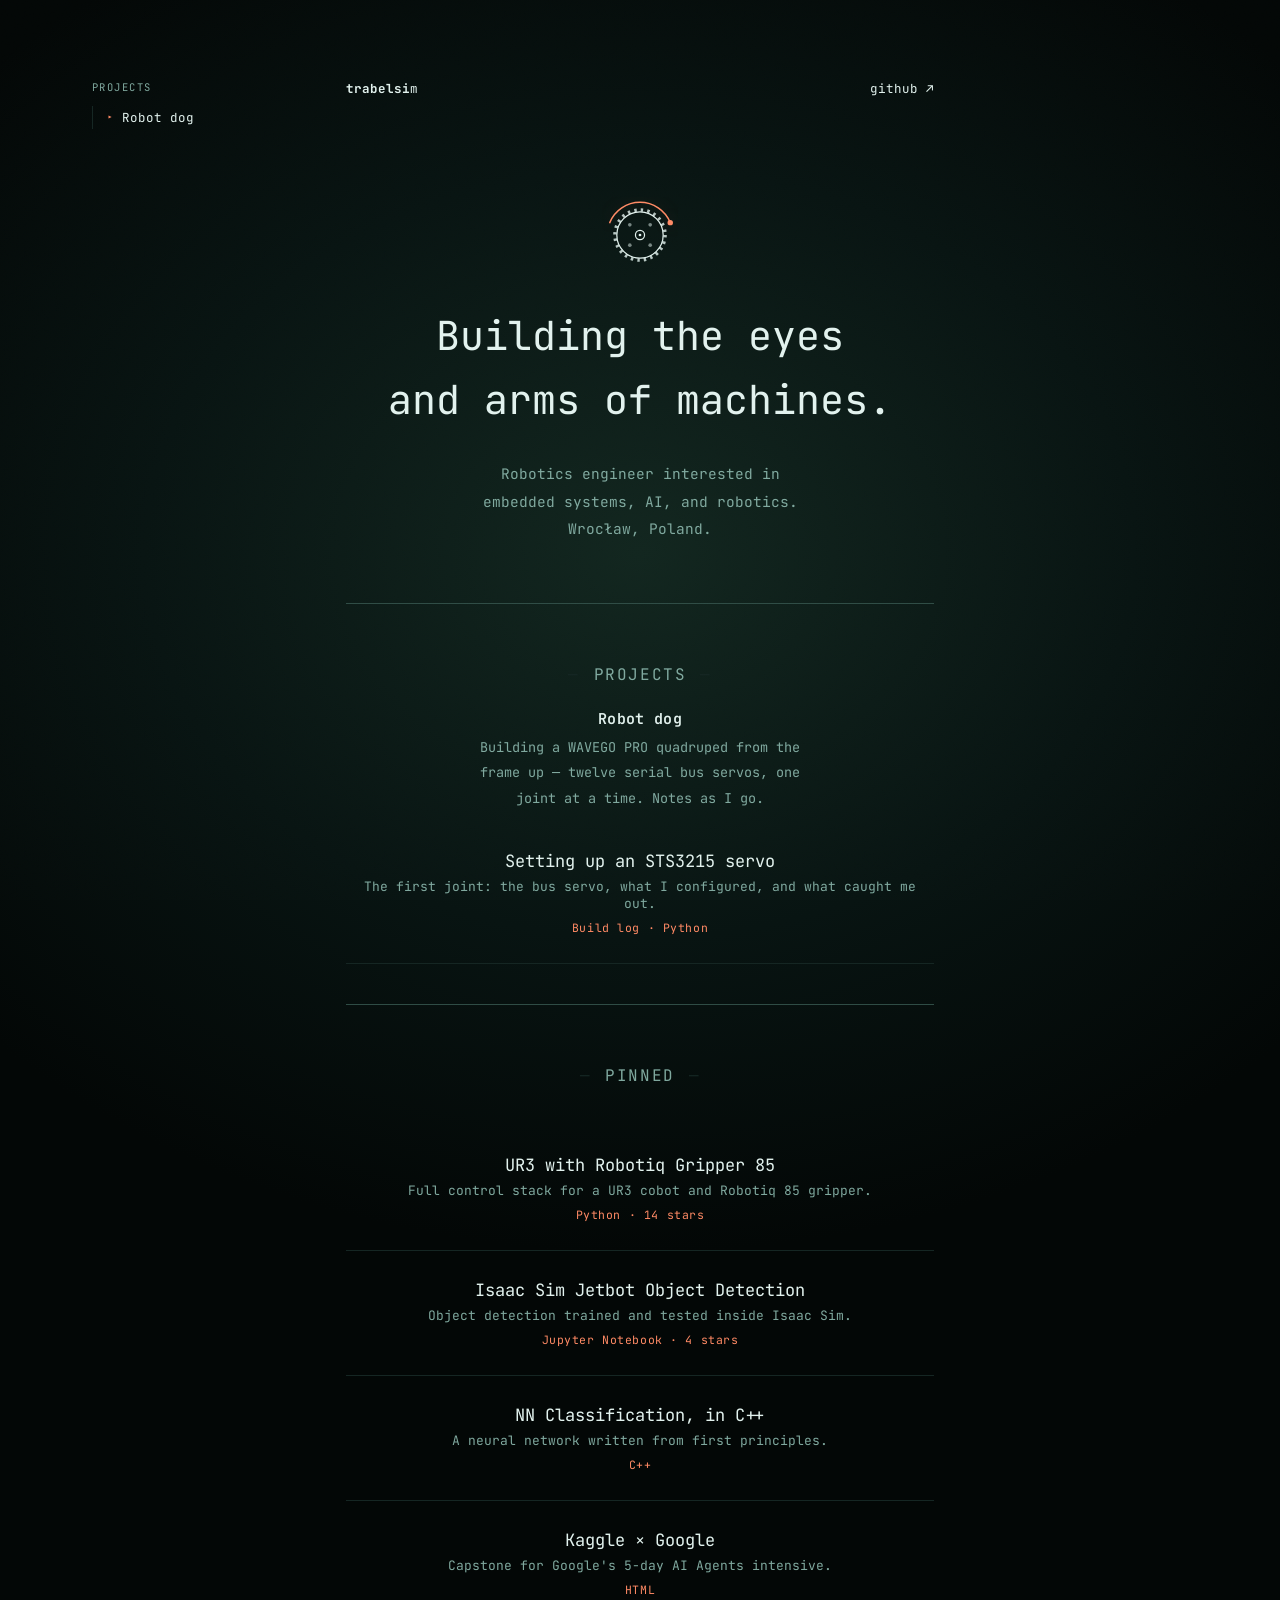
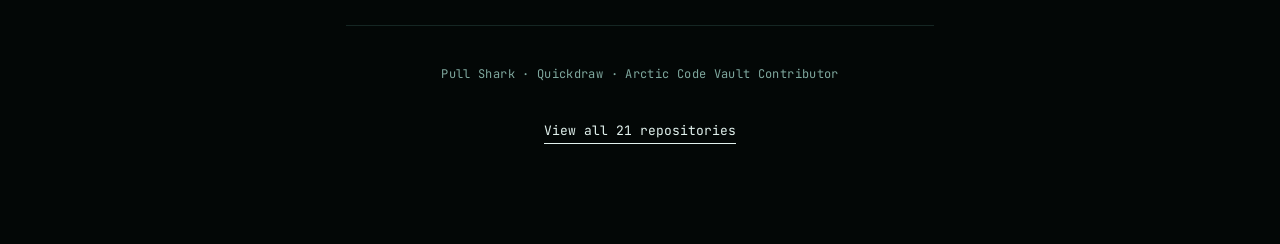
<file: index.html>
<!DOCTYPE html>
<html lang="en"><head>
<meta charset="UTF-8"><meta name="viewport" content="width=device-width, initial-scale=1.0">
<title>trabelsim</title>
<link rel="preconnect" href="https://fonts.googleapis.com">
<link href="https://fonts.googleapis.com/css2?family=JetBrains+Mono:wght@400;500;600&display=swap" rel="stylesheet">
<link rel="stylesheet" href="style.css">
</head>
<body class="page-home"><div class="wrap">
  <div class="top"><span class="word"><b>trabelsi</b><span>m</span></span><a href="https://github.com/trabelsim" target="_blank" rel="noopener">github ↗</a></div>

  <nav class="rail" aria-label="Projects">
    <div class="rail-h">Projects</div>
    <details>
      <summary>Robot dog</summary>
      <ul>
        <li><a href="sts3215.html">STS3215 servo</a></li>
      </ul>
    </details>
  </nav>

  <div class="hero">
    <svg class="mark" width="76" height="76" viewBox="0 0 100 100" fill="none"
         role="img" aria-label="A splined servo horn, with an arc marking its limited range of travel"
         style="margin-bottom:26px;">
      <!-- splined edge: a dashed ring reads as teeth at this size -->
      <circle cx="50" cy="50" r="33" stroke="var(--ink)" stroke-width="4.5"
              stroke-dasharray="3.2 5.44" opacity=".8"/>
      <!-- horn disc -->
      <circle cx="50" cy="50" r="30.5" stroke="var(--ink)" stroke-width="1.6"/>
      <!-- horn screw holes -->
      <g fill="var(--ink)" opacity=".5">
        <circle cx="63.4" cy="36.6" r="2.4"/><circle cx="63.4" cy="63.4" r="2.4"/>
        <circle cx="36.6" cy="63.4" r="2.4"/><circle cx="36.6" cy="36.6" r="2.4"/>
      </g>
      <!-- output shaft -->
      <circle cx="50" cy="50" r="6" stroke="var(--ink)" stroke-width="1.6"/>
      <circle cx="50" cy="50" r="1.8" fill="var(--ink)"/>
      <!-- travel range: 135.5°, the sweep I actually measured on the knee -->
      <path d="M10.2 33.72 A43 43 0 0 1 89.8 33.72" stroke="var(--red)"
            stroke-width="2" stroke-linecap="round"/>
      <circle class="glow" cx="89.8" cy="33.72" r="3.6" fill="var(--red)"/>
    </svg>
    <h1>Building the eyes<br>and arms of machines.</h1>
    <p class="lede">Robotics engineer interested in embedded systems, AI, and robotics. Wrocław, Poland.</p>
  </div>

  <hr class="sep">
  <h2>Projects</h2>
  <h3 class="subsec">Robot dog</h3>
  <p class="sect-intro">Building a WAVEGO PRO quadruped from the frame up — twelve serial bus servos, one joint at a time. Notes as I go.</p>
  <div class="proj"><a href="sts3215.html">Setting up an STS3215 servo</a><p>The first joint: the bus servo, what I configured, and what caught me out.</p><div class="meta">Build log · Python</div></div>

  <hr class="sep">
  <h2>Pinned</h2>
  <div class="proj"><a href="https://github.com/trabelsim/UR3_with_Robotiq_gripper_85" target="_blank" rel="noopener">UR3 with Robotiq Gripper 85</a><p>Full control stack for a UR3 cobot and Robotiq 85 gripper.</p><div class="meta">Python · 14 stars</div></div>
  <div class="proj"><a href="https://github.com/trabelsim/isaacSimJetbotObjDet" target="_blank" rel="noopener">Isaac Sim Jetbot Object Detection</a><p>Object detection trained and tested inside Isaac Sim.</p><div class="meta">Jupyter Notebook · 4 stars</div></div>
  <div class="proj"><a href="https://github.com/trabelsim/NNClassificationCpp" target="_blank" rel="noopener">NN Classification, in C++</a><p>A neural network written from first principles.</p><div class="meta">C++</div></div>
  <div class="proj"><a href="https://github.com/trabelsim/kaggle_google" target="_blank" rel="noopener">Kaggle × Google</a><p>Capstone for Google's 5-day AI Agents intensive.</p><div class="meta">HTML</div></div>

  <div class="badges">Pull Shark · Quickdraw · Arctic Code Vault Contributor</div>
  <a class="cta" href="https://github.com/trabelsim" target="_blank" rel="noopener">View all 21 repositories</a>
</div></body></html>
</file>
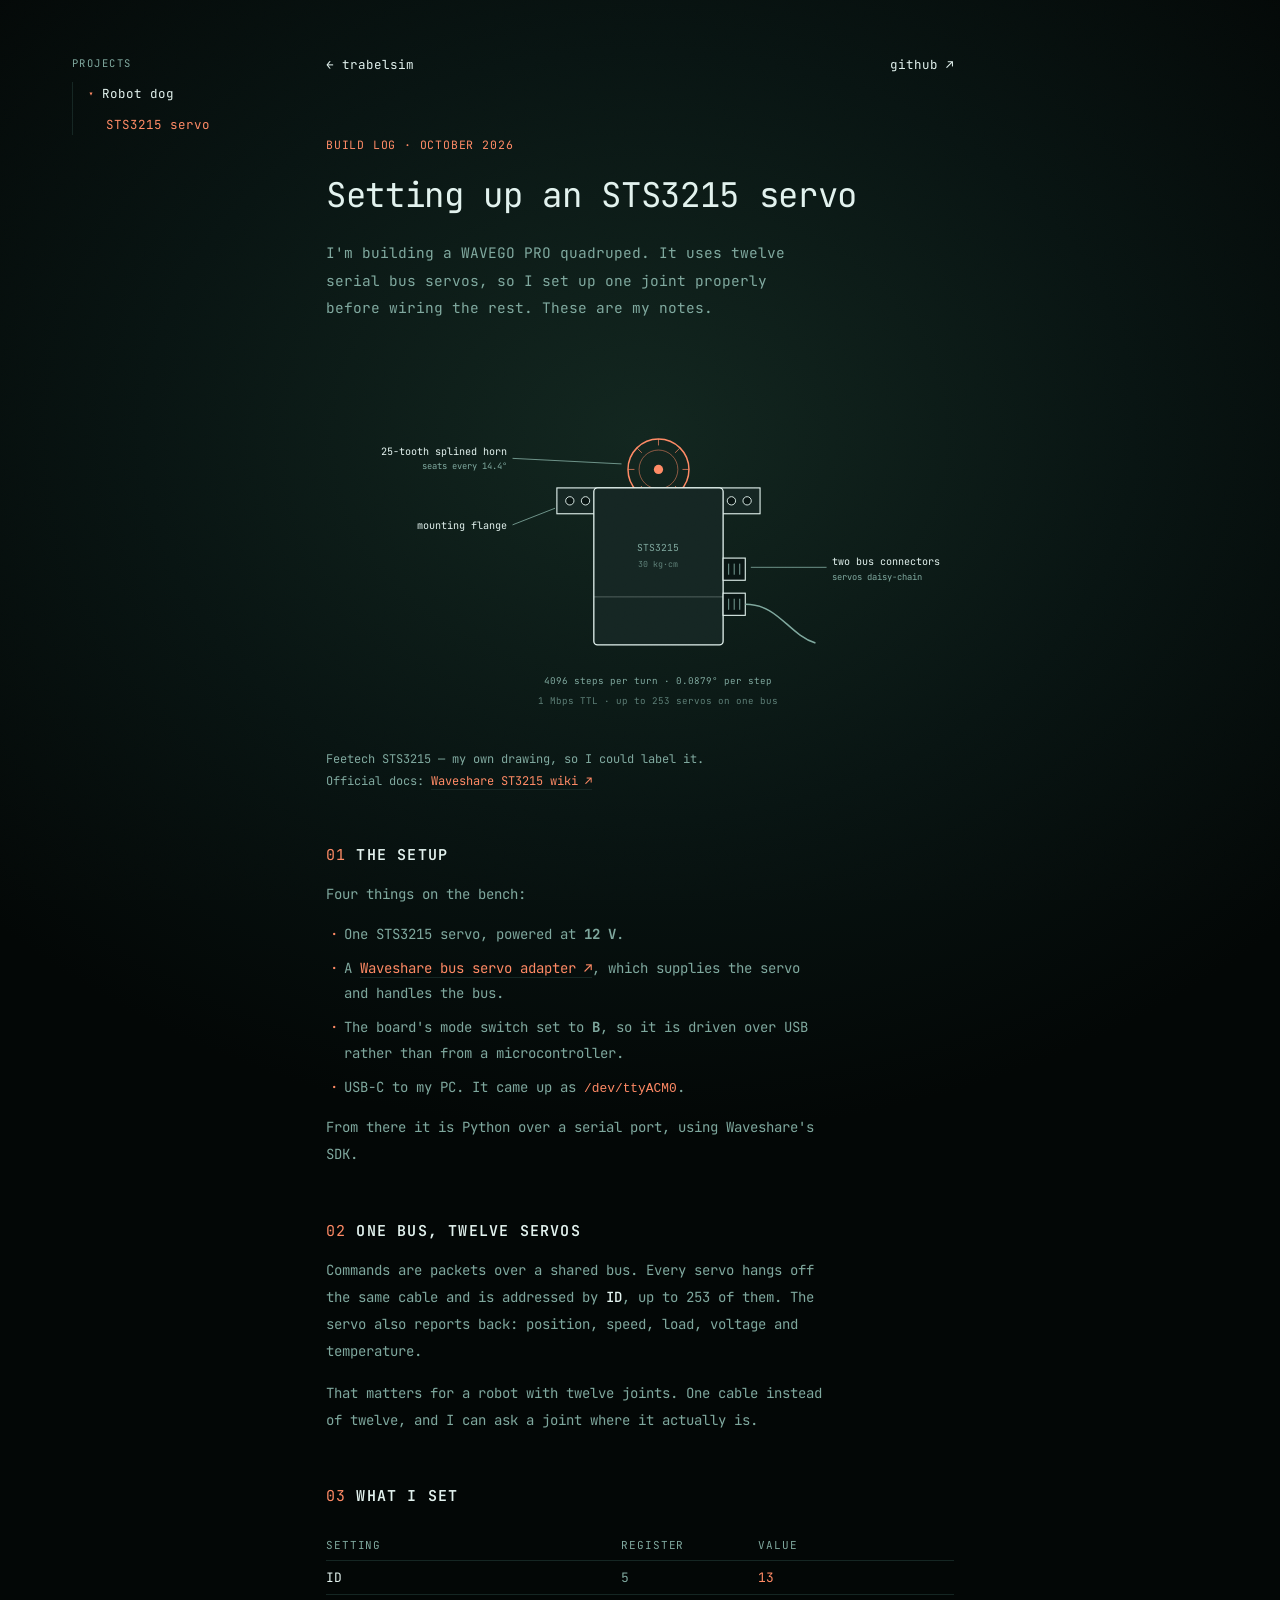
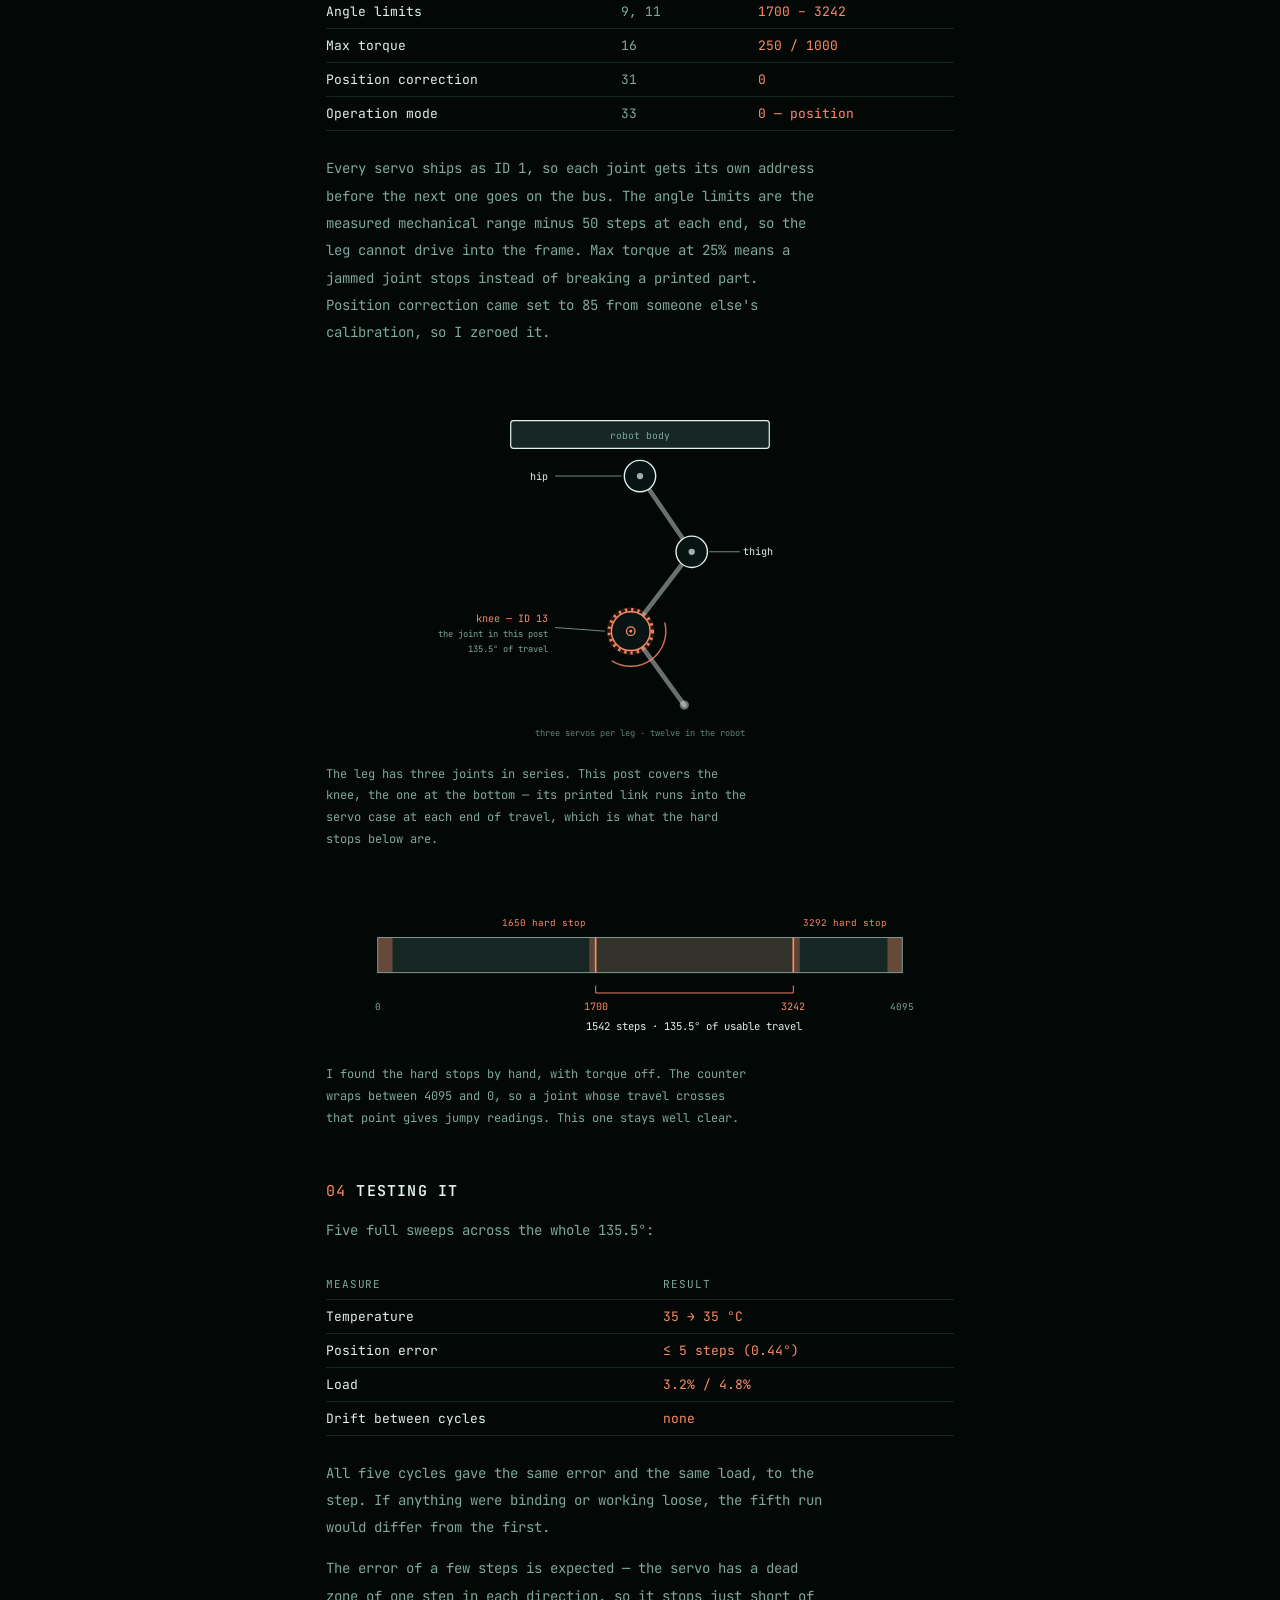
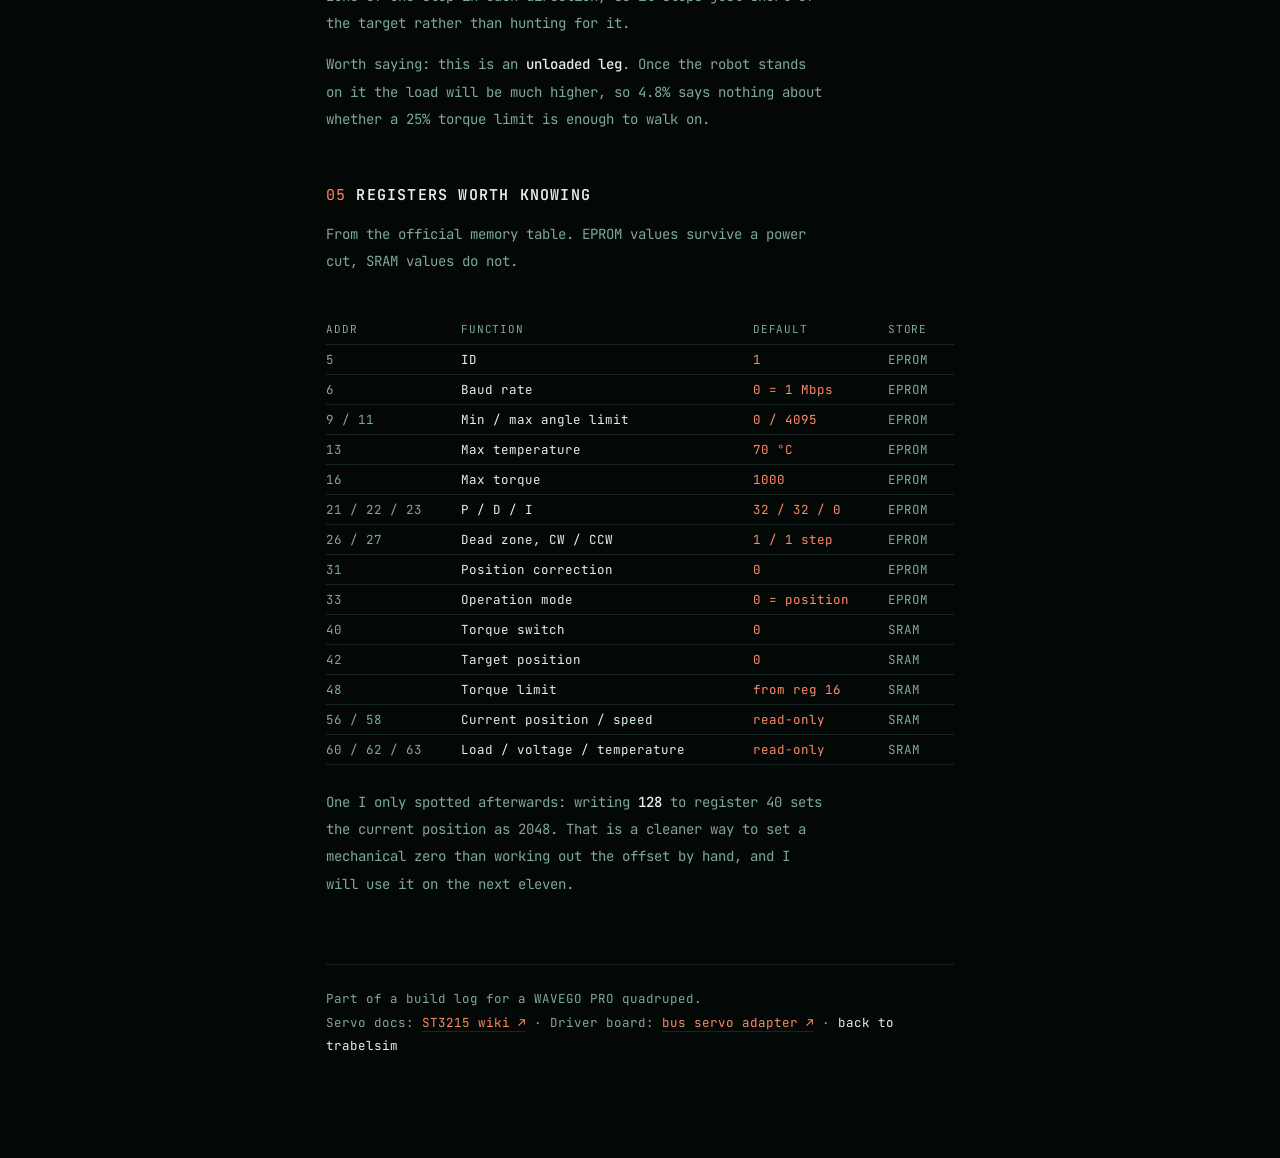
<file: sts3215.html>
<!DOCTYPE html>
<html lang="en"><head>
<meta charset="UTF-8"><meta name="viewport" content="width=device-width, initial-scale=1.0">
<title>Setting up an STS3215 servo — trabelsim</title>
<meta name="description" content="Setting up the first joint of a WAVEGO PRO quadruped: the STS3215 bus servo, what I configured, and what surprised me.">
<link rel="preconnect" href="https://fonts.googleapis.com">
<link href="https://fonts.googleapis.com/css2?family=JetBrains+Mono:wght@400;500;600&display=swap" rel="stylesheet">
<link rel="stylesheet" href="style.css">
</head>
<body class="page-post"><div class="wrap">

  <div class="top">
    <a href="index.html">← trabelsim</a>
    <a href="https://github.com/trabelsim" target="_blank" rel="noopener">github ↗</a>
  </div>

  <nav class="rail" aria-label="Projects">
    <div class="rail-h">Projects</div>
    <details open>
      <summary>Robot dog</summary>
      <ul>
        <li><a href="sts3215.html" aria-current="page">STS3215 servo</a></li>
      </ul>
    </details>
  </nav>

  <header class="post">
    <div class="kicker">BUILD LOG · OCTOBER 2026</div>
    <h1>Setting up an STS3215 servo</h1>
    <p class="standfirst">I'm building a WAVEGO PRO quadruped. It uses twelve serial bus
    servos, so I set up one joint properly before wiring the rest. These are my notes.</p>
  </header>

  <!-- Swap this illustration for a real photo when you have one:
       <figure><img src="img/sts3215.jpg" alt="STS3215 servo on the bench"></figure> -->
  <figure>
    <div class="scroll">
      <svg class="fig" viewBox="0 0 680 400" role="img" aria-labelledby="svgt svgd">
        <title id="svgt">Technical illustration of a Feetech STS3215 serial bus servo</title>
        <desc id="svgd">Front view of the servo: a rectangular case with mounting flanges,
        a 25-tooth splined output horn on top, and two three-pin bus connectors on the right
        side used to daisy-chain servos together.</desc>

        <circle cx="360" cy="112" r="33" fill="none" stroke="var(--red)" stroke-width="1.6"/>
        <circle cx="360" cy="112" r="21" fill="none" stroke="var(--red)" stroke-width="1" opacity=".55"/>
        <circle cx="360" cy="112" r="5" fill="var(--red)"/>
        <g stroke="var(--red)" stroke-width="1" opacity=".75">
          <line x1="360" y1="79" x2="360" y2="86"/><line x1="360" y1="138" x2="360" y2="145"/>
          <line x1="327" y1="112" x2="334" y2="112"/><line x1="386" y1="112" x2="393" y2="112"/>
          <line x1="337" y1="89" x2="342" y2="94"/><line x1="378" y1="130" x2="383" y2="135"/>
          <line x1="383" y1="89" x2="378" y2="94"/><line x1="342" y1="130" x2="337" y2="135"/>
        </g>

        <rect x="250" y="132" width="220" height="28" fill="var(--line)" stroke="var(--ink)" stroke-width="1.2"/>
        <g fill="var(--bg)" stroke="var(--ink)" stroke-width="1">
          <circle cx="264" cy="146" r="4.5"/><circle cx="281" cy="146" r="4.5"/>
          <circle cx="439" cy="146" r="4.5"/><circle cx="456" cy="146" r="4.5"/>
        </g>

        <rect x="290" y="132" width="140" height="170" rx="4" fill="var(--line)"
              stroke="var(--ink)" stroke-width="1.4"/>
        <line x1="290" y1="250" x2="430" y2="250" stroke="var(--ink)" stroke-width="1" opacity=".3"/>
        <text x="360" y="200" font-family="'JetBrains Mono',monospace" font-size="10.5"
              fill="var(--dim)" text-anchor="middle">STS3215</text>
        <text x="360" y="218" font-family="'JetBrains Mono',monospace" font-size="9"
              fill="var(--dim)" text-anchor="middle" opacity=".7">30 kg·cm</text>

        <rect x="430" y="208" width="24" height="24" fill="var(--bg)" stroke="var(--ink)" stroke-width="1.2"/>
        <rect x="430" y="246" width="24" height="24" fill="var(--bg)" stroke="var(--ink)" stroke-width="1.2"/>
        <g stroke="var(--dim)" stroke-width="1">
          <line x1="436" y1="214" x2="436" y2="226"/><line x1="442" y1="214" x2="442" y2="226"/>
          <line x1="448" y1="214" x2="448" y2="226"/>
          <line x1="436" y1="252" x2="436" y2="264"/><line x1="442" y1="252" x2="442" y2="264"/>
          <line x1="448" y1="252" x2="448" y2="264"/>
        </g>
        <path d="M 454 258 C 490 258 500 290 530 300" fill="none" stroke="var(--dim)" stroke-width="1.6"/>

        <text x="196" y="96" font-family="'JetBrains Mono',monospace" font-size="11"
              fill="var(--ink)" text-anchor="end">25-tooth splined horn</text>
        <text x="196" y="112" font-family="'JetBrains Mono',monospace" font-size="9.5"
              fill="var(--dim)" text-anchor="end">seats every 14.4°</text>
        <path d="M 202 100 L 320 106" fill="none" stroke="var(--dim)" stroke-width=".9"/>

        <text x="196" y="176" font-family="'JetBrains Mono',monospace" font-size="11"
              fill="var(--ink)" text-anchor="end">mounting flange</text>
        <path d="M 202 172 L 248 154" fill="none" stroke="var(--dim)" stroke-width=".9"/>

        <text x="548" y="216" font-family="'JetBrains Mono',monospace" font-size="11"
              fill="var(--ink)" text-anchor="start">two bus connectors</text>
        <text x="548" y="232" font-family="'JetBrains Mono',monospace" font-size="9.5"
              fill="var(--dim)" text-anchor="start">servos daisy-chain</text>
        <path d="M 542 218 L 460 218" fill="none" stroke="var(--dim)" stroke-width=".9"/>

        <text x="360" y="344" font-family="'JetBrains Mono',monospace" font-size="10"
              fill="var(--dim)" text-anchor="middle">4096 steps per turn · 0.0879° per step</text>
        <text x="360" y="366" font-family="'JetBrains Mono',monospace" font-size="10"
              fill="var(--dim)" text-anchor="middle" opacity=".7">1 Mbps TTL · up to 253 servos on one bus</text>
      </svg>
    </div>
    <figcaption>Feetech STS3215 — my own drawing, so I could label it.
    Official docs: <a class="ext" href="https://www.waveshare.com/wiki/ST3215_Servo" target="_blank" rel="noopener">Waveshare ST3215 wiki ↗</a></figcaption>
  </figure>

  <h2><span class="num">01</span>The setup</h2>
  <p class="body">Four things on the bench:</p>
  <ul class="plain">
    <li>One STS3215 servo, powered at <strong>12 V</strong>.</li>
    <li>A <a class="ext" href="https://www.waveshare.com/bus-servo-adapter-a.htm" target="_blank" rel="noopener">Waveshare bus servo adapter ↗</a>,
    which supplies the servo and handles the bus.</li>
    <li>The board's mode switch set to <strong>B</strong>, so it is driven over USB rather
    than from a microcontroller.</li>
    <li>USB-C to my PC. It came up as <code>/dev/ttyACM0</code>.</li>
  </ul>
  <p class="body" style="margin-top:14px">From there it is Python over a serial port, using
  Waveshare's SDK.</p>

  <h2><span class="num">02</span>One bus, twelve servos</h2>
  <p class="body">Commands are packets over a shared bus. Every servo hangs off the same
  cable and is addressed by <strong>ID</strong>, up to 253 of them. The servo also reports
  back: position, speed, load, voltage and temperature.</p>
  <p class="body">That matters for a robot with twelve joints. One cable instead of twelve,
  and I can ask a joint where it actually is.</p>

  <h2><span class="num">03</span>What I set</h2>
  <table>
    <tr><th>Setting</th><th>Register</th><th>Value</th></tr>
    <tr><td class="k">ID</td><td class="a">5</td><td class="v">13</td></tr>
    <tr><td class="k">Angle limits</td><td class="a">9, 11</td><td class="v">1700 – 3242</td></tr>
    <tr><td class="k">Max torque</td><td class="a">16</td><td class="v">250 / 1000</td></tr>
    <tr><td class="k">Position correction</td><td class="a">31</td><td class="v">0</td></tr>
    <tr><td class="k">Operation mode</td><td class="a">33</td><td class="v">0 — position</td></tr>
  </table>
  <p class="body">Every servo ships as ID 1, so each joint gets its own address before the
  next one goes on the bus. The angle limits are the measured mechanical range minus 50 steps
  at each end, so the leg cannot drive into the frame. Max torque at 25% means a jammed joint
  stops instead of breaking a printed part. Position correction came set to 85 from someone
  else's calibration, so I zeroed it.</p>

  <figure>
    <div class="scroll">
      <svg class="fig" viewBox="0 0 680 400" role="img" aria-labelledby="lt ld">
        <title id="lt">Which joint of the leg this post is about</title>
        <desc id="ld">Side view of one leg hanging from the robot body. Three servos in
        series: hip at the body, thigh in the middle, and the knee at the bottom. The knee
        is highlighted, with an arc showing its 135.5 degree range of travel. That is the
        joint configured in this post.</desc>

        <!-- body -->
        <rect x="200" y="44" width="280" height="30" rx="3" fill="var(--line)"
              stroke="var(--ink)" stroke-width="1.3"/>
        <text x="340" y="64" font-family="'JetBrains Mono',monospace" font-size="10.5"
              fill="var(--dim)" text-anchor="middle">robot body</text>

        <!-- limb segments, drawn under the joints -->
        <g stroke="var(--ink)" stroke-width="5" stroke-linecap="round" opacity=".45">
          <line x1="340" y1="104" x2="396" y2="186"/>
          <line x1="396" y1="186" x2="330" y2="272"/>
          <line x1="330" y1="272" x2="388" y2="352"/>
        </g>

        <!-- hip -->
        <circle cx="340" cy="104" r="17" fill="var(--bg)" stroke="var(--ink)" stroke-width="1.5"/>
        <circle cx="340" cy="104" r="3.4" fill="var(--ink)" opacity=".7"/>

        <!-- thigh -->
        <circle cx="396" cy="186" r="17" fill="var(--bg)" stroke="var(--ink)" stroke-width="1.5"/>
        <circle cx="396" cy="186" r="3.4" fill="var(--ink)" opacity=".7"/>

        <!-- knee: the joint this post is about -->
        <circle cx="330" cy="272" r="26" fill="var(--red)" opacity=".13"/>
        <circle cx="330" cy="272" r="23.5" fill="none" stroke="var(--red)" stroke-width="3.4"
                stroke-dasharray="2.6 4.3" opacity=".9"/>
        <circle cx="330" cy="272" r="21" fill="var(--bg)" stroke="var(--red)" stroke-width="1.6"/>
        <circle cx="330" cy="272" r="4.6" fill="none" stroke="var(--red)" stroke-width="1.4"/>
        <circle cx="330" cy="272" r="1.6" fill="var(--red)"/>

        <!-- its range of travel, 135.5 degrees -->
        <path d="M310 304.3 A38 38 0 0 0 366.9 263" fill="none" stroke="var(--red)"
              stroke-width="1.6" stroke-linecap="round" opacity=".8"/>

        <!-- foot -->
        <circle cx="388" cy="352" r="5" fill="var(--ink)" opacity=".45"/>

        <!-- labels -->
        <g font-family="'JetBrains Mono',monospace" font-size="11">
          <text x="240" y="108" fill="var(--ink)" text-anchor="end">hip</text>
          <text x="452" y="190" fill="var(--ink)" text-anchor="start">thigh</text>
          <text x="240" y="262" fill="var(--red)" text-anchor="end">knee — ID 13</text>
          <text x="240" y="278" fill="var(--dim)" font-size="9.5" text-anchor="end">the joint in this post</text>
          <text x="240" y="294" fill="var(--dim)" font-size="9.5" text-anchor="end">135.5° of travel</text>
        </g>
        <g stroke="var(--dim)" stroke-width=".9">
          <line x1="248" y1="104" x2="320" y2="104"/>
          <line x1="448" y1="186" x2="415" y2="186"/>
          <line x1="248" y1="268" x2="302" y2="272"/>
        </g>

        <text x="340" y="386" font-family="'JetBrains Mono',monospace" font-size="9.5"
              fill="var(--dim)" text-anchor="middle" opacity=".75">three servos per leg · twelve in the robot</text>
      </svg>
    </div>
    <figcaption>The leg has three joints in series. This post covers the knee, the one at
    the bottom — its printed link runs into the servo case at each end of travel, which is
    what the hard stops below are.</figcaption>
  </figure>

  <figure>
    <div class="scroll">
      <svg class="fig" viewBox="0 0 680 180" role="img" aria-labelledby="rt rd">
        <title id="rt">Where the joint's travel sits on the encoder scale</title>
        <desc id="rd">A bar from 0 to 4095 encoder steps. Hard mechanical stops at 1650 and 3292.
        Configured limits at 1700 and 3242, leaving 50 steps of clearance at each end.
        The working range is 1542 steps, or 135.5 degrees, far from the wrap point at 0 and 4095.</desc>

        <rect x="56" y="58" width="568" height="38" fill="var(--line)"/>
        <rect x="56" y="58" width="16" height="38" fill="var(--red)" opacity=".35"/>
        <rect x="608" y="58" width="16" height="38" fill="var(--red)" opacity=".35"/>
        <rect x="285" y="58" width="7" height="38" fill="var(--red)" opacity=".3"/>
        <rect x="506" y="58" width="7" height="38" fill="var(--red)" opacity=".3"/>
        <rect x="292" y="58" width="214" height="38" fill="var(--red)" opacity=".13"/>
        <rect x="56" y="58" width="568" height="38" fill="none" stroke="var(--dim)" stroke-width="1"/>
        <line x1="292" y1="58" x2="292" y2="96" stroke="var(--red)" stroke-width="1.8"/>
        <line x1="506" y1="58" x2="506" y2="96" stroke="var(--red)" stroke-width="1.8"/>

        <g font-family="'JetBrains Mono',monospace" font-size="10" fill="var(--red)">
          <text x="281" y="46" text-anchor="end">1650 hard stop</text>
          <text x="517" y="46" text-anchor="start">3292 hard stop</text>
        </g>
        <path d="M 292 110 L 292 118 L 506 118 L 506 110" fill="none" stroke="var(--red)" stroke-width="1"/>
        <g font-family="'JetBrains Mono',monospace" font-size="11" fill="var(--red)" text-anchor="middle">
          <text x="292" y="136">1700</text><text x="506" y="136">3242</text>
        </g>
        <text x="399" y="158" font-family="'JetBrains Mono',monospace" font-size="11.5"
              fill="var(--ink)" text-anchor="middle">1542 steps · 135.5° of usable travel</text>
        <g font-family="'JetBrains Mono',monospace" font-size="10" fill="var(--dim)" text-anchor="middle">
          <text x="56" y="136">0</text><text x="624" y="136">4095</text>
        </g>
      </svg>
    </div>
    <figcaption>I found the hard stops by hand, with torque off. The counter wraps between
    4095 and 0, so a joint whose travel crosses that point gives jumpy readings. This one
    stays well clear.</figcaption>
  </figure>

  <h2><span class="num">04</span>Testing it</h2>
  <p class="body">Five full sweeps across the whole 135.5°:</p>
  <table>
    <tr><th>Measure</th><th>Result</th></tr>
    <tr><td class="k">Temperature</td><td class="v">35 → 35 °C</td></tr>
    <tr><td class="k">Position error</td><td class="v">≤ 5 steps (0.44°)</td></tr>
    <tr><td class="k">Load</td><td class="v">3.2% / 4.8%</td></tr>
    <tr><td class="k">Drift between cycles</td><td class="v">none</td></tr>
  </table>
  <p class="body">All five cycles gave the same error and the same load, to the step. If
  anything were binding or working loose, the fifth run would differ from the first.</p>
  <p class="body">The error of a few steps is expected — the servo has a dead zone of one
  step in each direction, so it stops just short of the target rather than hunting for it.</p>
  <p class="body">Worth saying: this is an <strong>unloaded leg</strong>. Once the robot
  stands on it the load will be much higher, so 4.8% says nothing about whether a 25% torque
  limit is enough to walk on.</p>

  <h2><span class="num">05</span>Registers worth knowing</h2>
  <p class="body">From the official memory table. EPROM values survive a power cut, SRAM
  values do not.</p>
  <div class="scroll">
  <table class="ref">
    <tr><th>Addr</th><th>Function</th><th>Default</th><th>Store</th></tr>
    <tr><td class="a">5</td><td class="k">ID</td><td class="v">1</td><td>EPROM</td></tr>
    <tr><td class="a">6</td><td class="k">Baud rate</td><td class="v">0 = 1 Mbps</td><td>EPROM</td></tr>
    <tr><td class="a">9 / 11</td><td class="k">Min / max angle limit</td><td class="v">0 / 4095</td><td>EPROM</td></tr>
    <tr><td class="a">13</td><td class="k">Max temperature</td><td class="v">70 °C</td><td>EPROM</td></tr>
    <tr><td class="a">16</td><td class="k">Max torque</td><td class="v">1000</td><td>EPROM</td></tr>
    <tr><td class="a">21 / 22 / 23</td><td class="k">P / D / I</td><td class="v">32 / 32 / 0</td><td>EPROM</td></tr>
    <tr><td class="a">26 / 27</td><td class="k">Dead zone, CW / CCW</td><td class="v">1 / 1 step</td><td>EPROM</td></tr>
    <tr><td class="a">31</td><td class="k">Position correction</td><td class="v">0</td><td>EPROM</td></tr>
    <tr><td class="a">33</td><td class="k">Operation mode</td><td class="v">0 = position</td><td>EPROM</td></tr>
    <tr><td class="a">40</td><td class="k">Torque switch</td><td class="v">0</td><td>SRAM</td></tr>
    <tr><td class="a">42</td><td class="k">Target position</td><td class="v">0</td><td>SRAM</td></tr>
    <tr><td class="a">48</td><td class="k">Torque limit</td><td class="v">from reg 16</td><td>SRAM</td></tr>
    <tr><td class="a">56 / 58</td><td class="k">Current position / speed</td><td class="v">read-only</td><td>SRAM</td></tr>
    <tr><td class="a">60 / 62 / 63</td><td class="k">Load / voltage / temperature</td><td class="v">read-only</td><td>SRAM</td></tr>
  </table>
  </div>
  <p class="body">One I only spotted afterwards: writing <strong>128</strong> to register 40
  sets the current position as 2048. That is a cleaner way to set a mechanical zero than
  working out the offset by hand, and I will use it on the next eleven.</p>

  <footer>
    Part of a build log for a WAVEGO PRO quadruped.<br>
    Servo docs: <a class="ext" href="https://www.waveshare.com/wiki/ST3215_Servo" target="_blank" rel="noopener">ST3215 wiki ↗</a> ·
    Driver board: <a class="ext" href="https://www.waveshare.com/bus-servo-adapter-a.htm" target="_blank" rel="noopener">bus servo adapter ↗</a> ·
    <a href="index.html">back to trabelsim</a>
  </footer>

</div></body></html>
</file>
<file: style.css>
/* ------------------------------------------------------------------
   trabelsim.github.io — shared styles

   Page variants are set with a class on <body>:
     body.page-home   the landing page
     body.page-post   an article / build-log entry

   The few real differences between them (content width, top padding)
   are custom properties, so layout rules stay written once.
   ------------------------------------------------------------------ */

:root{
  --bg:#081412;
  --ink:#e2f2ee;
  --dim:#7fa89e;
  --red:#ff8a65;
  --line:#152623;         /* hairline between items inside a section */
  --line-strong:#2f4c45;  /* brighter rule between sections */
  --glow:rgba(255,138,101,0.18);

  --wrap-w:640px;
  --wrap-pt:80px;
  --top-gap:100px;
}
body.page-post{ --wrap-w:680px; --wrap-pt:56px; --top-gap:64px; }

*{box-sizing:border-box; margin:0; padding:0;}

body{
  background:var(--bg);
  color:var(--ink);
  font-family:'JetBrains Mono', sans-serif;
  position:relative;
}
body.page-home{background:radial-gradient(ellipse 900px 700px at 50% 30%, #12261f 0%, #081412 55%, #030706 100%);}
body.page-post{background:radial-gradient(ellipse 900px 700px at 50% 10%, #12261f 0%, #081412 55%, #030706 100%);}

body::after{
  content:""; position:fixed; inset:0; pointer-events:none;
  opacity:0.05; mix-blend-mode:overlay;
  background-image:url("data:image/svg+xml,%3Csvg xmlns='http://www.w3.org/2000/svg' width='120' height='120'%3E%3Cfilter id='n'%3E%3CfeTurbulence type='fractalNoise' baseFrequency='0.9' numOctaves='2' stitchTiles='stitch'/%3E%3C/filter%3E%3Crect width='100%25' height='100%25' filter='url(%23n)'/%3E%3C/svg%3E");
}

:focus-visible{outline:1px solid var(--red); outline-offset:3px;}

.wrap{max-width:var(--wrap-w); margin:0 auto; padding:var(--wrap-pt) 26px 100px;}

.top{display:flex; justify-content:space-between; align-items:center;
     margin-bottom:var(--top-gap); font-size:12.5px; color:var(--dim);}
.top a{color:var(--ink); text-decoration:none;}
.top a:hover{color:var(--red);}
.top .word b{font-weight:700; color:var(--ink);}
.top .word span{font-weight:400; color:var(--ink);}

/* ---------- project rail ------------------------------------------ */
/* Narrow: a block above the content. The negative top margin collapses
   against .top's bottom margin, leaving a constant 54px on both pages. */

.rail{margin:calc(54px - var(--top-gap)) 0 54px; font-size:12.5px; text-align:left;}
.rail-h{color:var(--dim); font-size:10.5px; letter-spacing:.14em;
        text-transform:uppercase; margin-bottom:12px;}
.rail details{border-left:1px solid var(--line); padding-left:14px;}
.rail summary{list-style:none; cursor:pointer; color:var(--ink);
              display:flex; align-items:center; gap:9px; padding:3px 0;}
.rail summary::-webkit-details-marker{display:none;}
.rail summary::before{content:"▸"; color:var(--red); font-size:10px;
                      display:inline-block; transition:transform .18s ease;}
.rail details[open] summary::before{transform:rotate(90deg);}
.rail summary:hover{color:var(--red);}
.rail ul{list-style:none; margin:9px 0 2px; padding-left:19px;
         display:flex; flex-direction:column; gap:7px;}
.rail ul a{color:var(--dim); text-decoration:none; display:block; padding:2px 0;}
.rail ul a:hover{color:var(--ink);}
.rail ul a[aria-current="page"]{color:var(--red);}

@media (prefers-reduced-motion:reduce){ .rail summary::before{transition:none;} }

/* Wide: pinned to the left of the centred column, 40px clear of it.
   228px = 40px gap + 188px rail width. */
@media (min-width:1200px){
  .rail{position:fixed; top:var(--wrap-pt);
        left:calc(50% - var(--wrap-w) / 2 - 228px); width:188px; margin:0;}
}

/* ---------- landing page ------------------------------------------ */

.hero{text-align:center; margin-bottom:100px;}
.stamp{display:inline-flex; align-items:center; justify-content:center;
       width:44px; height:44px; border-radius:50%; background:var(--red);
       color:#fff; font-size:14px; margin-bottom:26px;}
.mark path,
.mark .glow{filter:drop-shadow(0 0 10px var(--glow));}

.page-home h1{font-weight:400; font-size:clamp(28px,4.6vw,40px);
              line-height:1.6; margin-bottom:28px;}
p.lede{color:var(--dim); font-size:14.5px; max-width:38ch;
       margin:0 auto 30px; line-height:1.9;}

.page-home h2{font-size:16px; font-weight:400; text-align:center;
              margin:80px 0 40px; letter-spacing:.1em;
              text-transform:uppercase; color:var(--dim);}
.page-home h2::before,
.page-home h2::after{content:"—"; color:var(--line); margin:0 14px;}

h3.subsec{text-align:center; font-size:15px; font-weight:600;
          color:var(--ink); letter-spacing:.02em; margin:-16px 0 6px;}

p.sect-intro{color:var(--dim); font-size:13.5px; max-width:42ch;
             margin:0 auto 10px; text-align:center; line-height:1.9;}

hr.sep{border:0; height:1px; background:var(--line-strong); margin:40px 0 0;}
.hero + hr.sep{margin-top:-40px;}   /* the hero already carries a 100px gap */
hr.sep + h2{margin-top:60px;}

.proj{text-align:center; padding:28px 0; border-bottom:1px solid var(--line);}
.proj a{color:var(--ink); text-decoration:none; font-size:17px;}
.proj a:hover{color:var(--red);}
.proj p{color:var(--dim); font-size:13px; margin-top:6px;}
.meta{color:var(--red); font-size:11.5px; margin-top:8px; letter-spacing:.05em;}

.badges{text-align:center; color:var(--dim); font-size:12px;
        margin:40px 0; letter-spacing:.03em;}
.cta{display:block; width:fit-content; margin:20px auto 0; color:var(--ink);
     text-decoration:none; font-size:13px; border-bottom:1px solid var(--ink);
     padding-bottom:4px;}

/* ---------- article ------------------------------------------------ */

header.post{margin-bottom:44px;}
.kicker{font-size:11.5px; color:var(--red); letter-spacing:.07em; margin-bottom:18px;}
.page-post h1{font-weight:400; font-size:clamp(25px,4.2vw,34px);
              line-height:1.45; letter-spacing:-.01em; margin-bottom:20px;}
.standfirst{color:var(--dim); font-size:14.5px; line-height:1.9; max-width:52ch;}

.page-post h2{font-size:15px; font-weight:600; letter-spacing:.08em;
              text-transform:uppercase; margin:52px 0 16px; color:var(--ink);}
.page-post h2 .num{color:var(--red); font-weight:400; margin-right:10px;}
.page-post h3{font-size:13.5px; font-weight:600; margin-bottom:7px; color:var(--ink);}

p.body{color:var(--dim); font-size:14px; line-height:1.95;
       max-width:62ch; margin-bottom:14px;}
p.body:last-child{margin-bottom:0;}
p.body strong{color:var(--ink); font-weight:500;}
code{color:var(--red); font-size:.92em;}
a.ext{color:var(--red); text-decoration:none; border-bottom:1px solid var(--line);}
a.ext:hover{border-bottom-color:var(--red);}

figure{margin:34px 0;}
.scroll{overflow-x:auto;}
svg.fig{display:block; width:100%; height:auto; min-width:420px;}
figcaption{color:var(--dim); font-size:12px; line-height:1.8;
           margin-top:14px; max-width:60ch;}

table{border-collapse:collapse; width:100%; font-size:13px; margin:24px 0;}
th,td{text-align:left; padding:8px 14px 8px 0;
      border-bottom:1px solid var(--line); vertical-align:top;}
th{font-size:11px; letter-spacing:.08em; text-transform:uppercase;
   color:var(--dim); font-weight:400;}
td{color:var(--dim);}
td.v{color:var(--red); font-variant-numeric:tabular-nums; white-space:nowrap;}
td.k{color:var(--ink);}
td.a{font-variant-numeric:tabular-nums; white-space:nowrap;}
table.ref{font-size:12.5px;}
table.ref td{padding-top:6px; padding-bottom:6px;}

ul.plain{list-style:none; margin:14px 0 0; padding:0;
         display:flex; flex-direction:column; gap:9px;}
ul.plain li{color:var(--dim); font-size:14px; line-height:1.8;
            padding-left:18px; position:relative; max-width:62ch;}
ul.plain li::before{content:"·"; color:var(--red); position:absolute; left:4px;}

footer{margin-top:66px; padding-top:22px; border-top:1px solid var(--line);
       font-size:12.5px; color:var(--dim); line-height:1.9;}
footer a{color:var(--ink); text-decoration:none;}
footer a:hover{color:var(--red);}
</file>
